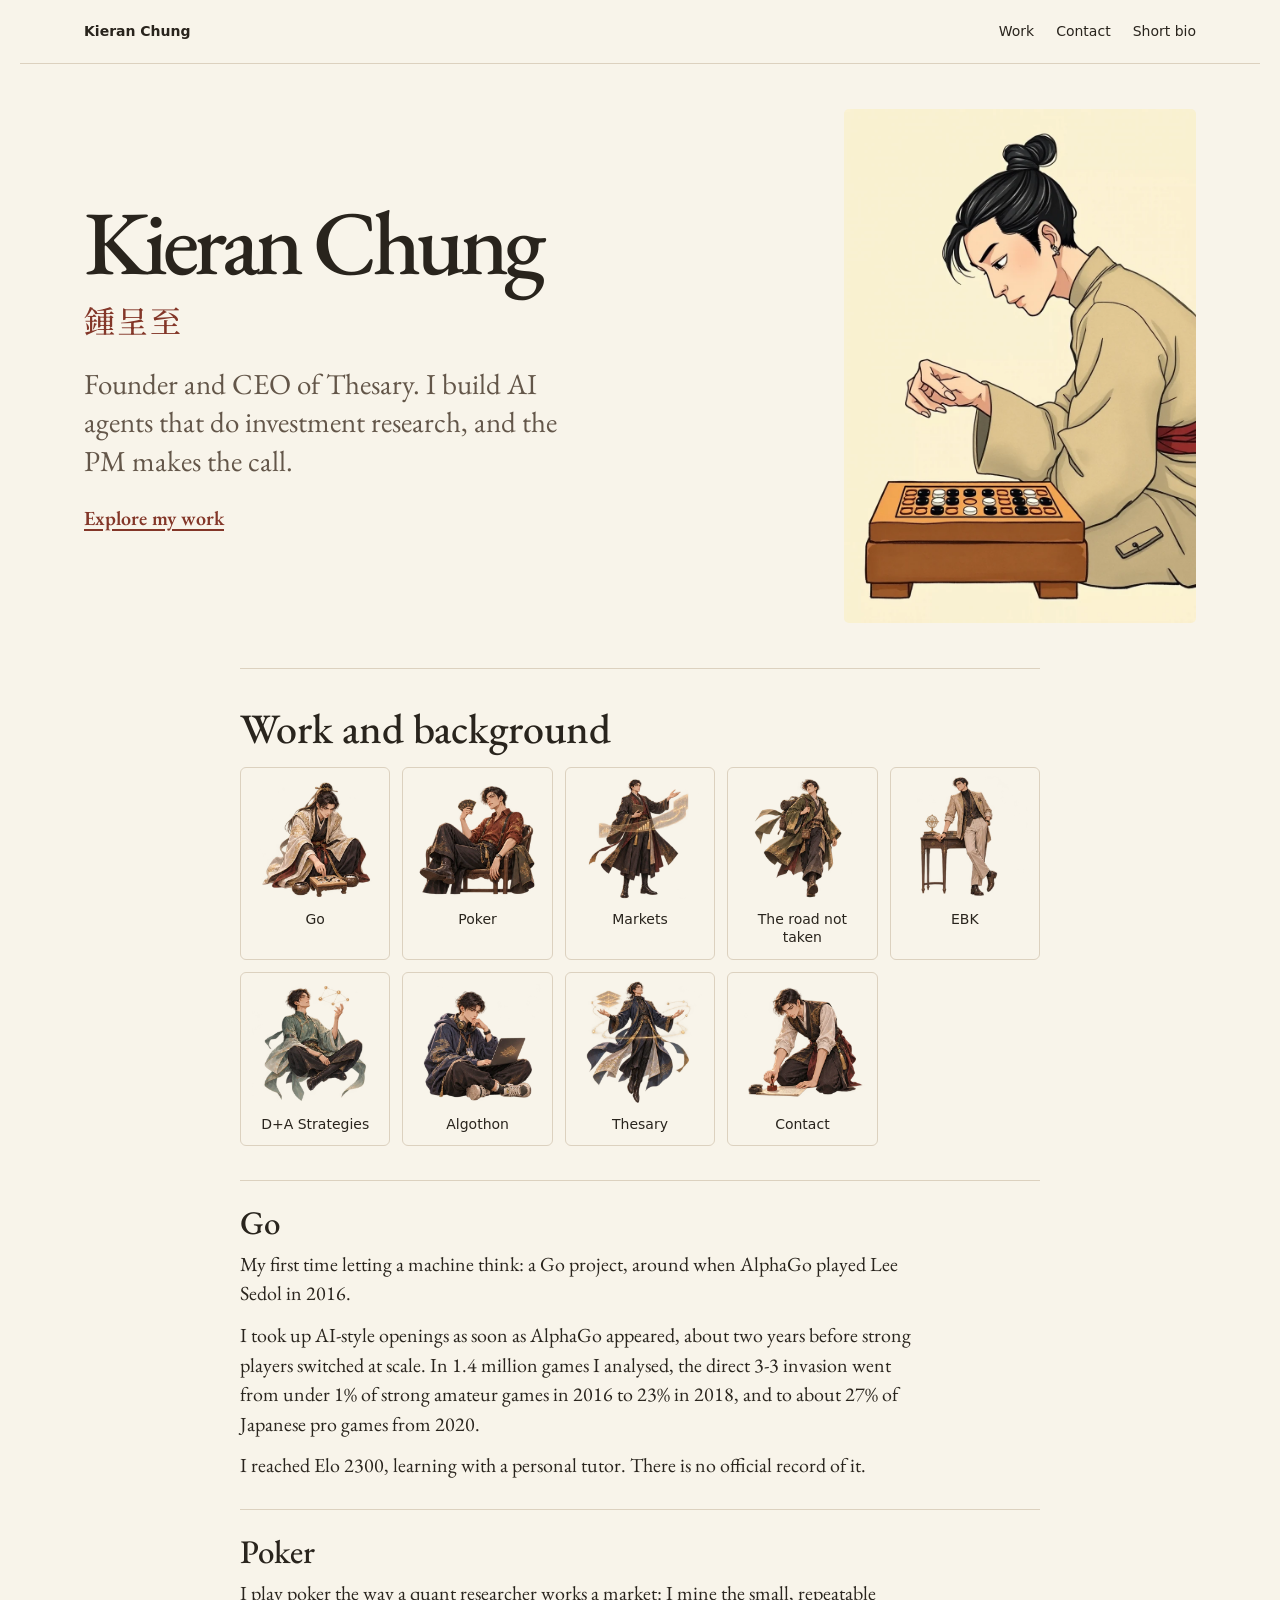
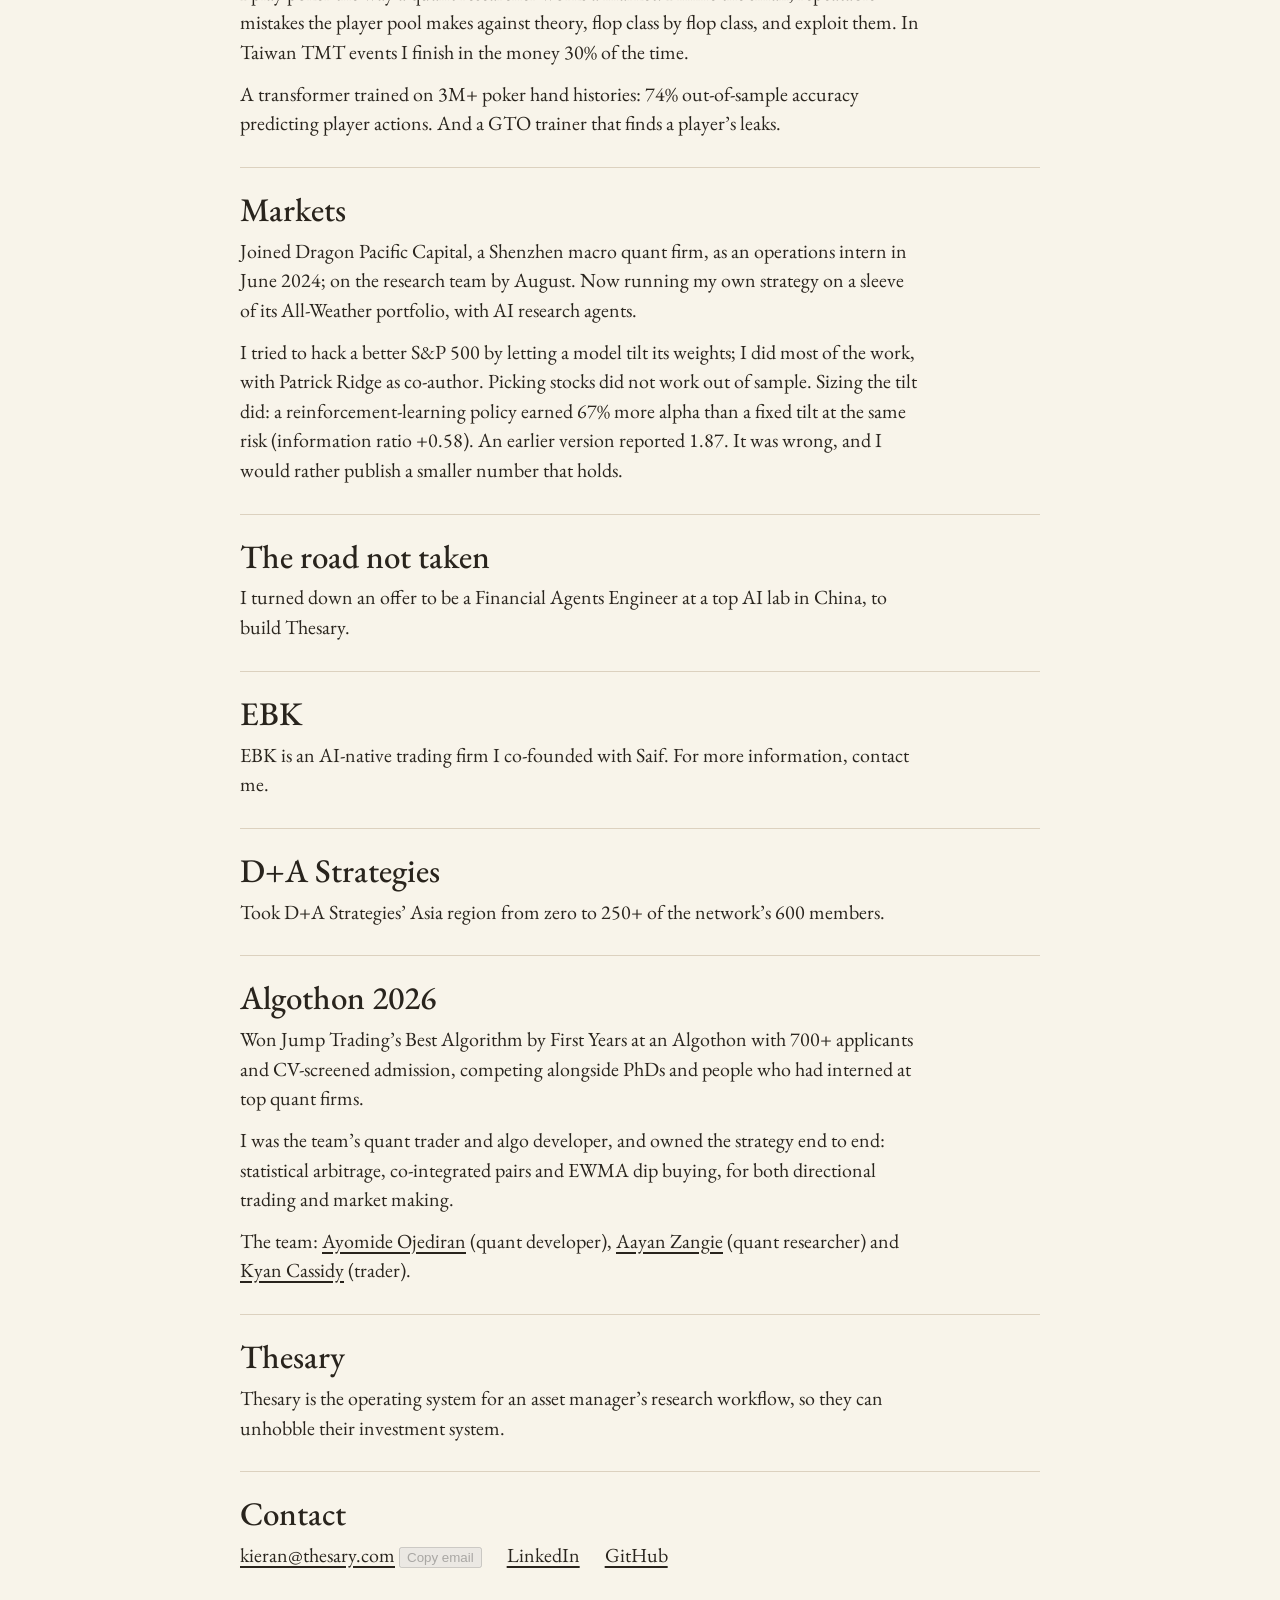
<file: index.html>
<!DOCTYPE html>
<html lang="en">
<head>
<meta charset="utf-8">
<meta name="viewport" content="width=device-width, initial-scale=1">
<title>Kieran Chung 鍾呈至</title>
<meta name="description" content="Kieran Chung 鍾呈至. Founder and CEO of Thesary. I build AI agents that do investment research, and the PM makes the call.">
<meta name="theme-color" content="#f5efe2">
<meta name="color-scheme" content="light">
<meta property="og:type" content="website">
<meta property="og:title" content="Kieran Chung 鍾呈至">
<meta property="og:description" content="Founder and CEO of Thesary. I build AI agents that do investment research, and the PM makes the call.">
<link rel="icon" href="art/seal.svg" type="image/svg+xml">
<link rel="preconnect" href="https://fonts.googleapis.com">
<link rel="preconnect" href="https://fonts.gstatic.com" crossorigin>
<link rel="stylesheet" href="https://fonts.googleapis.com/css2?family=EB+Garamond:ital,wght@0,400;0,500;0,600;1,400&amp;display=swap">
<link rel="stylesheet" href="https://fonts.googleapis.com/css2?family=Noto+Serif+TC:wght@400;600&amp;display=swap">
<link rel="stylesheet" href="css/site.css">

</head>
<body>
  <header class="bar">
    <a class="brand" href="#ch-0">Kieran Chung</a>
    <nav aria-label="Site">
      <a href="#work">Work</a>
      <a href="#ch-9">Contact</a>
      <a href="brief.html">Short bio</a>
    </nav>
  </header>

  <main>
    <section class="welcome" id="ch-0" aria-labelledby="ch-0-title">
      <div class="intro">
        <h1 id="ch-0-title">Kieran Chung <span lang="zh-Hant">鍾呈至</span></h1>
        <p>Founder and CEO of Thesary. I build AI agents that do investment research, and the PM makes the call.</p>
        <a class="read" href="#work">Explore my work</a>
      </div>
      <img class="portrait" src="art/go-portrait.webp" alt="Illustration of a strategist studying a Go board" width="832" height="1216" fetchpriority="high">
    </section>

    <div class="work" id="work">
      <h2 class="section-title">Work and background</h2>
      <nav class="contents" aria-label="Work and background">
        <a href="#ch-1"><img src="art/v3/cast/go.webp" alt="" width="418" height="418" loading="lazy"><span>Go</span></a>
        <a href="#ch-2"><img src="art/v3/cast/poker.webp" alt="" width="418" height="418" loading="lazy"><span>Poker</span></a>
        <a href="#ch-3"><img src="art/v3/cast/markets.webp" alt="" width="418" height="418" loading="lazy"><span>Markets</span></a>
        <a href="#ch-4"><img src="art/v3/cast/road.webp" alt="" width="418" height="418" loading="lazy"><span>The road not taken</span></a>
        <a href="#ch-5"><img src="art/v3/cast/ebk.webp" alt="" width="418" height="418" loading="lazy"><span>EBK</span></a>
        <a href="#ch-6"><img src="art/v3/cast/da.webp" alt="" width="418" height="418" loading="lazy"><span>D+A Strategies</span></a>
        <a href="#ch-7"><img src="art/v3/cast/algothon.webp" alt="" width="418" height="418" loading="lazy"><span>Algothon</span></a>
        <a href="#ch-8"><img src="art/v3/cast/thesary.webp" alt="" width="418" height="418" loading="lazy"><span>Thesary</span></a>
        <a href="#ch-9"><img src="art/v3/cast/seal.webp" alt="" width="418" height="418" loading="lazy"><span>Contact</span></a>
      </nav>

    <section id="ch-1" aria-labelledby="ch-1-title">
    <h2 id="ch-1-title">Go</h2>
    <p>My first time letting a machine think: a Go project, around when AlphaGo played Lee Sedol in 2016.</p>
    <p>I took up AI-style openings as soon as AlphaGo appeared, about two years before strong players switched at scale. In 1.4 million games I analysed, the direct 3-3 invasion went from under 1% of strong amateur games in 2016 to 23% in 2018, and to about 27% of Japanese pro games from 2020.</p>
    <p>I reached Elo 2300, learning with a personal tutor. There is no official record of it.</p>
    </section>

    <section id="ch-2" aria-labelledby="ch-2-title">
    <h2 id="ch-2-title">Poker</h2>
    <p>I play poker the way a quant researcher works a market: I mine the small, repeatable mistakes the player pool makes against theory, flop class by flop class, and exploit them. In Taiwan TMT events I finish in the money 30% of the time.</p>
    <p>A transformer trained on 3M+ poker hand histories: 74% out-of-sample accuracy predicting player actions. And a GTO trainer that finds a player’s leaks.</p>
    </section>

    <section id="ch-3" aria-labelledby="ch-3-title">
    <h2 id="ch-3-title">Markets</h2>
    <p>Joined Dragon Pacific Capital, a Shenzhen macro quant firm, as an operations intern in June 2024; on the research team by August. Now running my own strategy on a sleeve of its All-Weather portfolio, with AI research agents.</p>
    <p>I tried to hack a better S&amp;P 500 by letting a model tilt its weights; I did most of the work, with Patrick Ridge as co-author. Picking stocks did not work out of sample. Sizing the tilt did: a reinforcement-learning policy earned 67% more alpha than a fixed tilt at the same risk (information ratio +0.58). An earlier version reported 1.87. It was wrong, and I would rather publish a smaller number that holds.</p>
    </section>

    <section id="ch-4" aria-labelledby="ch-4-title">
    <h2 id="ch-4-title">The road not taken</h2>
    <p>I turned down an offer to be a Financial Agents Engineer at a top AI lab in China, to build Thesary.</p>
    </section>

    <section id="ch-5" aria-labelledby="ch-5-title">
    <h2 id="ch-5-title">EBK</h2>
    <p>EBK is an AI-native trading firm I co-founded with Saif. For more information, contact me.</p>
    </section>

    <section id="ch-6" aria-labelledby="ch-6-title">
    <h2 id="ch-6-title">D+A Strategies</h2>
    <p>Took D+A Strategies’ Asia region from zero to 250+ of the network’s 600 members.</p>
    </section>

    <section id="ch-7" aria-labelledby="ch-7-title">
    <h2 id="ch-7-title">Algothon 2026</h2>
    <p>Won Jump Trading’s Best Algorithm by First Years at an Algothon with 700+ applicants and CV-screened admission, competing alongside PhDs and people who had interned at top quant firms.</p>
    <p>I was the team’s quant trader and algo developer, and owned the strategy end to end: statistical arbitrage, co-integrated pairs and EWMA dip buying, for both directional trading and market making.</p>
    <p>The team: <a href="https://www.linkedin.com/in/mideyy7/">Ayomide Ojediran</a> (quant developer), <a href="https://www.linkedin.com/in/aayan-zangie/">Aayan Zangie</a> (quant researcher) and <a href="https://www.linkedin.com/in/kyan-cassidy/">Kyan Cassidy</a> (trader).</p>
    </section>

    <section id="ch-8" aria-labelledby="ch-8-title">
    <h2 id="ch-8-title">Thesary</h2>
    <p>Thesary is the operating system for an asset manager’s research workflow, so they can unhobble their investment system.</p>
    </section>

      <section id="ch-9" aria-labelledby="ch-9-title">
        <h2 id="ch-9-title">Contact</h2>
        <ul class="contact">
      <li>
        <a href="mailto:kieran@thesary.com">kieran@thesary.com</a>
        <button type="button" class="copy-email" data-copy-email data-email="kieran@thesary.com" disabled>Copy email</button>
      </li>
      <li><a class="contact-link" href="https://www.linkedin.com/in/chung-ching-chi-362616348">LinkedIn</a></li>
      <li><a class="contact-link" href="https://github.com/ccc06221-del">GitHub</a></li>
    </ul>
      </section>
    </div>
  </main>
</body>
</html>
</file>
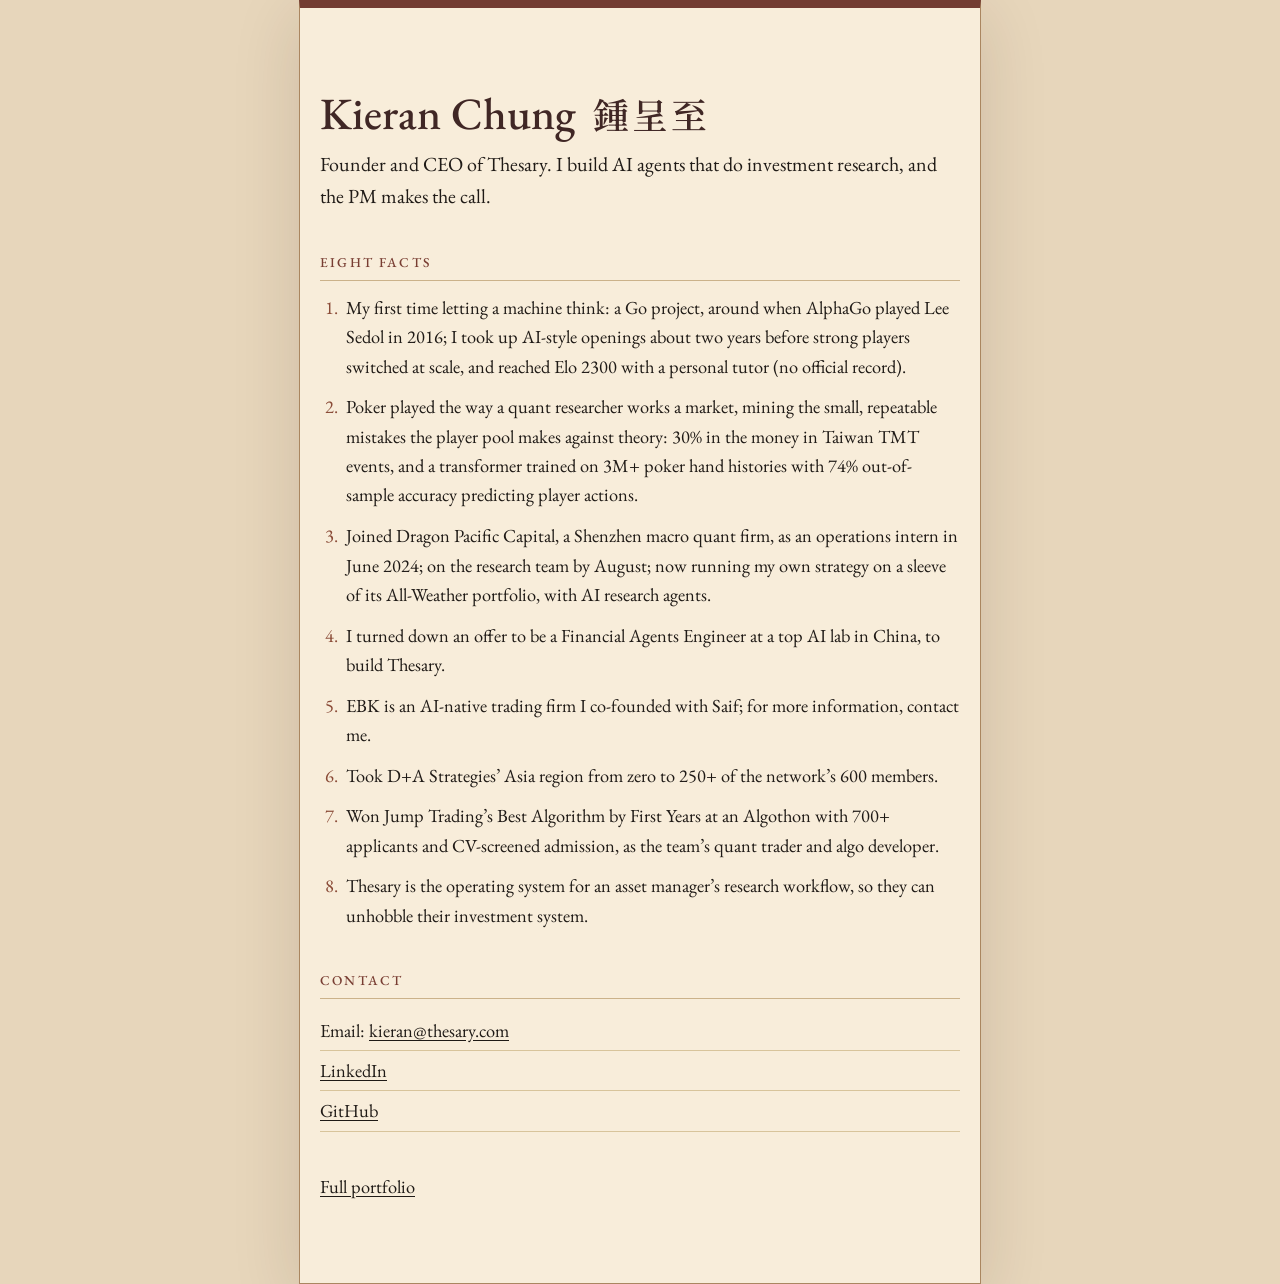
<file: brief.html>
<!DOCTYPE html>
<html lang="en">
<head>
<meta charset="utf-8">
<meta name="viewport" content="width=device-width, initial-scale=1">
<title>Kieran Chung 鍾呈至: the 30-second version</title>
<meta name="description" content="Kieran Chung 鍾呈至. Founder and CEO of Thesary. I build AI agents that do investment research, and the PM makes the call.">
<meta name="theme-color" content="#f5efe2">
<meta name="color-scheme" content="light">
<meta property="og:type" content="website">
<meta property="og:title" content="Kieran Chung 鍾呈至: the 30-second version">
<meta property="og:description" content="Founder and CEO of Thesary. I build AI agents that do investment research, and the PM makes the call.">
<link rel="icon" href="art/seal.svg" type="image/svg+xml">
<link rel="preconnect" href="https://fonts.googleapis.com">
<link rel="preconnect" href="https://fonts.gstatic.com" crossorigin>
<link rel="stylesheet" href="https://fonts.googleapis.com/css2?family=EB+Garamond:ital,wght@0,400;0,500;1,400&amp;display=swap">
<link rel="stylesheet" href="https://fonts.googleapis.com/css2?family=Noto+Serif+TC:wght@600&amp;display=swap&amp;text=鍾呈至">
<link rel="stylesheet" href="css/brief.css">
</head>
<body>
<main class="brief">
  <h1>Kieran Chung <span lang="zh-Hant">鍾呈至</span></h1>
  <p class="line">Founder and CEO of Thesary. I build AI agents that do investment research, and the PM makes the call.</p>

  <h2>Eight facts</h2>
  <ol class="facts">
    <li>My first time letting a machine think: a Go project, around when AlphaGo played Lee Sedol in 2016; I took up AI-style openings about two years before strong players switched at scale, and reached Elo 2300 with a personal tutor (no official record).</li>
    <li>Poker played the way a quant researcher works a market, mining the small, repeatable mistakes the player pool makes against theory: 30% in the money in Taiwan TMT events, and a transformer trained on 3M+ poker hand histories with 74% out-of-sample accuracy predicting player actions.</li>
    <li>Joined Dragon Pacific Capital, a Shenzhen macro quant firm, as an operations intern in June 2024; on the research team by August; now running my own strategy on a sleeve of its All-Weather portfolio, with AI research agents.</li>
    <li>I turned down an offer to be a Financial Agents Engineer at a top AI lab in China, to build Thesary.</li>
    <li>EBK is an AI-native trading firm I co-founded with Saif; for more information, contact me.</li>
    <li>Took D+A Strategies’ Asia region from zero to 250+ of the network’s 600 members.</li>
    <li>Won Jump Trading’s Best Algorithm by First Years at an Algothon with 700+ applicants and CV-screened admission, as the team’s quant trader and algo developer.</li>
    <li>Thesary is the operating system for an asset manager’s research workflow, so they can unhobble their investment system.</li>
  </ol>

  <h2>Contact</h2>
  <ul class="contact">
    <li>Email: <a href="mailto:kieran@thesary.com">kieran@thesary.com</a></li>
    <li><a href="https://www.linkedin.com/in/chung-ching-chi-362616348">LinkedIn</a></li>
    <li><a href="https://github.com/ccc06221-del">GitHub</a></li>
  </ul>

  <p class="back"><a href="index.html">Full portfolio</a></p>
</main>
</body>
</html>
</file>
<file: css/site.css>
:root {
  color-scheme: light;
  --page: #f8f4ea;
  --ink: #29241d;
  --subtle: #635649;
  --accent: #833628;
  --rule: #dcd1bf;
  --serif: "EB Garamond", Georgia, serif;
  --gutter: clamp(20px, 5vw, 68px);
}

* { box-sizing: border-box; }

body {
  margin: 0;
  color: var(--ink);
  background: var(--page);
  font: 20px/1.48 var(--serif);
}

a { color: inherit; text-underline-offset: .19em; }
a:hover { color: var(--accent); }
a:focus-visible { outline: 2px solid var(--accent); outline-offset: 4px; }

.bar, main {
  width: min(100%, 1240px);
  margin-inline: auto;
  padding-inline: var(--gutter);
}

.bar {
  display: flex;
  align-items: center;
  justify-content: space-between;
  gap: 12px 24px;
  flex-wrap: wrap;
  padding-block: 21px;
  border-bottom: 1px solid var(--rule);
  font-family: system-ui, sans-serif;
  font-size: 14px;
}

.brand { font-weight: 650; text-decoration: none; }
.bar nav { display: flex; flex-wrap: wrap; gap: 9px 22px; }
.bar nav a { text-decoration: none; }
.bar nav a:hover { text-decoration: underline; }

.welcome {
  display: grid;
  grid-template-columns: minmax(0, 1fr) minmax(0, .85fr);
  align-items: center;
  gap: clamp(28px, 8vw, 112px);
  padding-block: clamp(32px, 5vh, 64px);
}

.intro h1 {
  font-size: clamp(52px, 7.1vw, 96px);
  font-weight: 500;
  letter-spacing: -.055em;
  line-height: .96;
  margin: 0 0 24px;
}

.intro h1 span {
  display: block;
  margin-top: 15px;
  letter-spacing: .07em;
  font: 500 clamp(20px, 3vw, 31px)/1.3 "Noto Serif TC", serif;
  color: var(--accent);
}

.intro p {
  max-width: 36ch;
  margin: 0 0 24px;
  color: var(--subtle);
  font-size: clamp(21px, 2.55vw, 29px);
  line-height: 1.33;
}

.read { color: var(--accent); font-weight: 600; }

.portrait {
  display: block;
  width: 100%;
  max-width: 352px;
  height: auto;
  justify-self: end;
  border-radius: 5px;
}

.work {
  max-width: 800px;
  margin-inline: auto;
  border-top: 1px solid var(--rule);
  padding-block: 36px 62px;
}

.work section { padding: 24px 0 28px; border-top: 1px solid var(--rule); }
.work h2 { margin: 0 0 8px; font-size: 33px; line-height: 1.12; font-weight: 500; }
.work h2.section-title { font-size: 42px; margin-bottom: 15px; }
.work p { max-width: 68ch; margin: 0 0 .6em; }
.work p:last-child { margin-bottom: 0; }
.contents {
  display: grid;
  grid-template-columns: repeat(auto-fit, minmax(126px, 1fr));
  gap: 12px;
  margin-bottom: 34px;
  font: 14px/1.3 system-ui, sans-serif;
}

.contents a {
  display: grid;
  grid-template-rows: auto 1fr;
  gap: 8px;
  text-align: center;
  text-decoration: none;
  padding: 8px 8px 12px;
  border: 1px solid var(--rule);
  border-radius: 6px;
}

.contents a:hover { border-color: var(--accent); text-decoration: underline; }

.contents img {
  display: block;
  width: 100%;
  max-height: 126px;
  height: auto;
  object-fit: contain;
}
.contact { display: flex; gap: 8px 25px; flex-wrap: wrap; margin: 0; padding: 0; list-style: none; }

@media (max-width: 660px) {
  .welcome { grid-template-columns: 1fr; min-height: auto; gap: 26px; }
  .intro h1 { margin-bottom: 16px; }
  .intro p { margin-bottom: 13px; }
  .portrait { max-width: 300px; justify-self: center; }
  .work h2.section-title { font-size: 36px; }
}
</file>
<file: css/brief.css>
/* The 30-second version: plain on purpose. No scripts, no art. */

:root {
  --paper: #f5efe2;
  --ink: #1f1a16;
  --ink-soft: #57493e;
  --gold-soft: #d8c49b;
  --cinnabar: #b5362a;
  --serif: "EB Garamond", "Iowan Old Style", "Palatino Linotype", Palatino, Georgia, serif;
  --serif-tc: "Noto Serif TC", "Songti TC", "PMingLiU", "MingLiU", serif;
  color-scheme: light;
}

body {
  margin: 0;
  background: var(--paper);
  color: var(--ink);
  font-family: var(--serif);
  font-size: 1.15rem;
  line-height: 1.6;
}

[lang|="zh"] {
  font-family: var(--serif-tc);
}

.brief {
  max-width: 40rem;
  margin: 0 auto;
  padding: clamp(2rem, 8vw, 5rem) 1.25rem 4rem;
}

h1 {
  margin: 0 0 .5rem;
  font-size: clamp(2.1rem, 6vw, 2.8rem);
  font-weight: 500;
  line-height: 1.15;
}

h1 span {
  margin-left: .2em;
  font-size: .8em;
  font-weight: 600;
  letter-spacing: .08em;
}

h2 {
  margin: 2.5rem 0 .75rem;
  color: var(--ink-soft);
  font-size: .85rem;
  font-weight: 500;
  letter-spacing: .16em;
  text-transform: uppercase;
}

.line {
  margin: 0;
  font-size: 1.25rem;
}

.facts {
  margin: 0;
  padding-left: 1.4rem;
}

.facts li {
  margin-bottom: .7rem;
  padding-left: .25rem;
}

.contact {
  margin: 0;
  padding: 0;
  list-style: none;
}

.contact li {
  padding: .3rem 0;
  border-bottom: 1px solid var(--gold-soft);
}

a {
  color: inherit;
  text-underline-offset: .18em;
}

a[href]:hover {
  color: var(--cinnabar);
}

:focus-visible {
  outline: 2px solid var(--cinnabar);
  outline-offset: 3px;
}

.todo {
  padding: 0 .3em;
  border: 1px dashed var(--cinnabar);
  background: none;
  color: var(--cinnabar);
  font-size: .8em;
  white-space: nowrap;
}

.back {
  margin-top: 2.5rem;
}

/* A quiet companion to the handscroll's ink and parchment. */
body { background: #e7d6bb; }
.brief { background: #f8edda; border: 1px solid #aa8660; border-top: .5rem solid #733c32; box-shadow: 0 1rem 4rem rgba(47, 27, 23, .14); }
h1 { color: #402725; }
h2 { color: #783d32; border-bottom: 1px solid #cbb28a; padding-bottom: .4rem; }
.facts li::marker { color: #8a4b37; }
</file>
